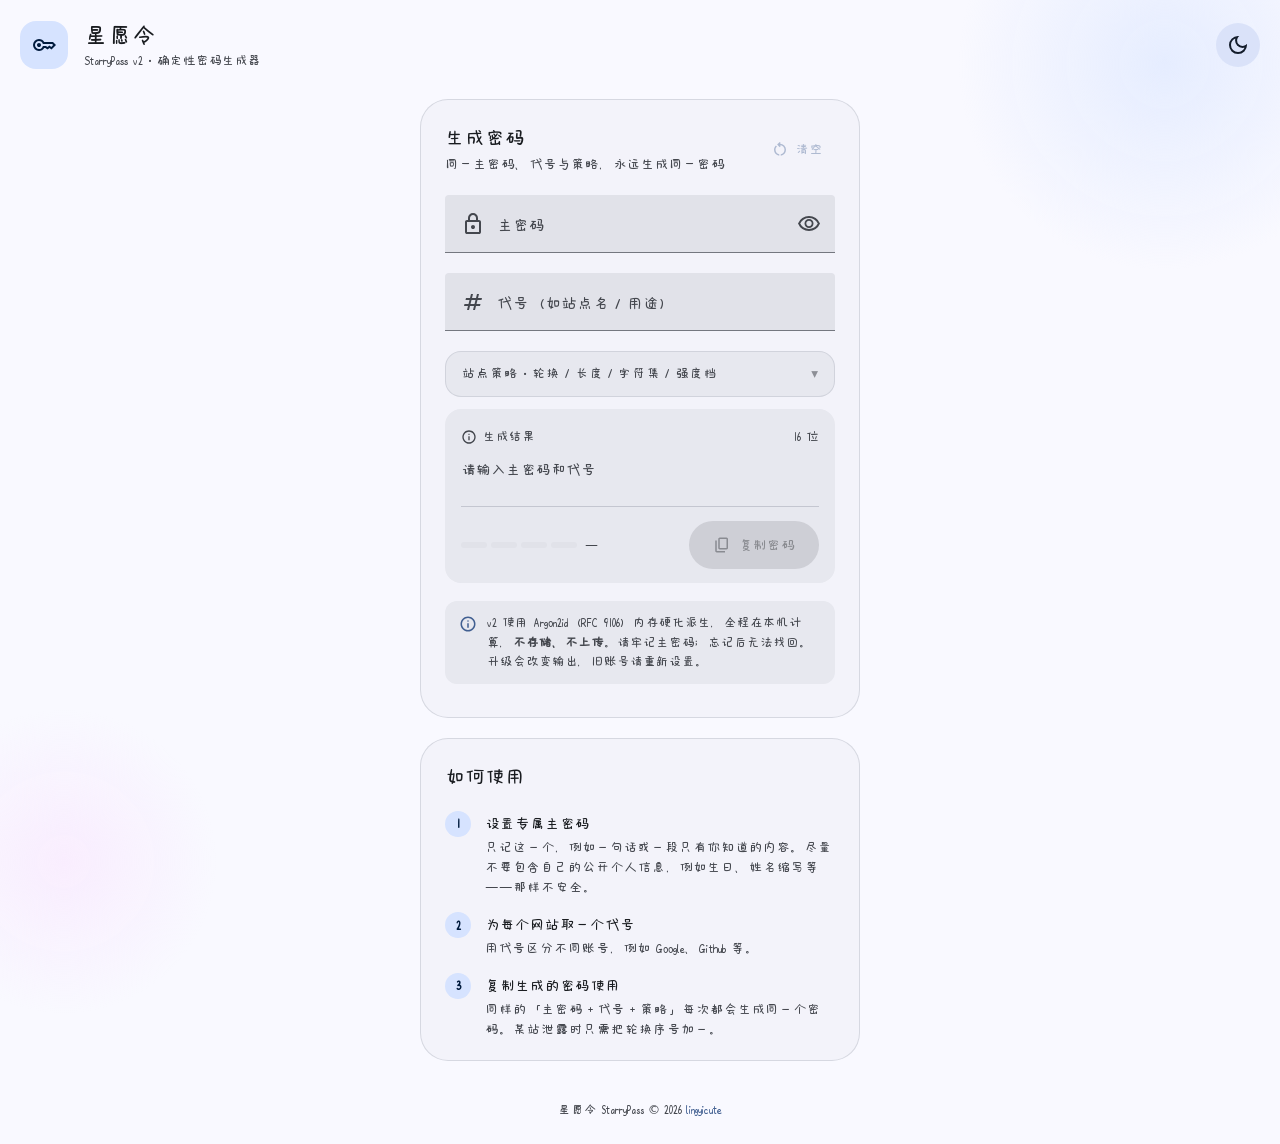
<file: index.html>
<!DOCTYPE html>
<html lang="zh-CN" data-theme="light">
<head>
    <meta charset="utf-8">
    <meta name="viewport" content="width=device-width, initial-scale=1, viewport-fit=cover">
    <title>星愿令 StarryPass · 确定性密码生成器</title>
    <meta name="description" content="简单方便防破解，不一样的密码管理工具">
    <meta name="theme-color" content="#f9f9ff" id="theme-color-meta">
    <!-- 限制资源来源与网络连接；CSP 不能防御同源恶意脚本或页面本身被篡改。 -->
    <meta http-equiv="Content-Security-Policy" content="default-src 'none'; script-src 'self' 'unsafe-inline' 'wasm-unsafe-eval'; style-src 'unsafe-inline'; img-src 'self' data:; font-src data:; manifest-src 'self'; worker-src 'self'; connect-src 'none'; object-src 'none'; base-uri 'none'; form-action 'none'">
    <meta name="referrer" content="no-referrer">
    <link rel="manifest" href="./manifest.webmanifest">
    <meta name="apple-mobile-web-app-capable" content="yes">
    <meta name="mobile-web-app-capable" content="yes">
    <meta name="apple-mobile-web-app-status-bar-style" content="black-translucent">
    <meta name="apple-mobile-web-app-title" content="StarryPass">
    <link rel="shortcut icon" href="./favicon.ico" sizes="32x32" type="image/x-icon">
    <link rel="apple-touch-icon" sizes="180x180" href="./assets/img/icons/apple.png">
    <link rel="icon" href="./assets/img/icons/192.png" sizes="192x192" type="image/png" />
    <link rel="icon" href="./assets/img/icons/512.png" sizes="512x512" type="image/png" />
    <script>
        /* 首帧前应用主题，避免深色用户先看到浅色页面再闪成深色；与下方 initTheme 规则一致。 */
        (function () {
            var theme = null;
            try { theme = localStorage.getItem('sp-theme'); } catch (e) {}
            if (theme !== 'dark' && theme !== 'light') {
                theme = window.matchMedia && window.matchMedia('(prefers-color-scheme: dark)').matches ? 'dark' : 'light';
            }
            document.documentElement.setAttribute('data-theme', theme);
            var meta = document.getElementById('theme-color-meta');
            if (meta) meta.setAttribute('content', theme === 'dark' ? '#111318' : '#f9f9ff');
        })();
    </script>
    <style>
        /* ============================================================
           Material You (Material 3) design tokens — light theme
           ============================================================ */
        :root {
            color-scheme: light;

            --md-sys-color-primary: #415f91;
            --md-sys-color-on-primary: #ffffff;
            --md-sys-color-primary-container: #d6e3ff;
            --md-sys-color-on-primary-container: #001b3e;

            --md-sys-color-secondary: #565f71;
            --md-sys-color-on-secondary: #ffffff;
            --md-sys-color-secondary-container: #dae2f9;
            --md-sys-color-on-secondary-container: #131c2b;

            --md-sys-color-tertiary: #705575;
            --md-sys-color-on-tertiary: #ffffff;
            --md-sys-color-tertiary-container: #fad8fd;
            --md-sys-color-on-tertiary-container: #2a122e;

            --md-sys-color-error: #ba1a1a;
            --md-sys-color-on-error: #ffffff;
            --md-sys-color-error-container: #ffdad6;
            --md-sys-color-on-error-container: #410002;

            --md-sys-color-background: #f9f9ff;
            --md-sys-color-on-background: #191c20;
            --md-sys-color-surface: #f9f9ff;
            --md-sys-color-on-surface: #191c20;
            --md-sys-color-surface-variant: #e0e2ec;
            --md-sys-color-on-surface-variant: #44474e;
            --md-sys-color-outline: #74777f;
            --md-sys-color-outline-variant: #c4c6d0;

            --md-sys-color-surface-container-lowest: #ffffff;
            --md-sys-color-surface-container-low: #f3f3fa;
            --md-sys-color-surface-container: #ededf4;
            --md-sys-color-surface-container-high: #e7e8ef;
            --md-sys-color-surface-container-highest: #e1e2e9;

            --md-sys-color-inverse-surface: #2e3039;
            --md-sys-color-inverse-on-surface: #f1f0f7;
            --md-sys-color-inverse-primary: #aac7ff;

            --md-sys-color-scrim: rgba(0, 0, 0, .32);

            --md-sys-shape-corner-extra-small: 4px;
            --md-sys-shape-corner-small: 8px;
            --md-sys-shape-corner-medium: 12px;
            --md-sys-shape-corner-large: 16px;
            --md-sys-shape-corner-extra-large: 28px;
            --md-sys-shape-corner-full: 9999px;

            --md-sys-elevation-1: 0 1px 2px rgba(0, 0, 0, .3), 0 1px 3px 1px rgba(0, 0, 0, .15);
            --md-sys-elevation-3: 0 1px 3px rgba(0, 0, 0, .3), 0 4px 8px 3px rgba(0, 0, 0, .15);

            --md-ref-typeface: "Nebulove", "Roboto", "Segoe UI", "Noto Sans SC", "PingFang SC", "Hiragino Sans GB",
                "Microsoft YaHei", system-ui, -apple-system, sans-serif;
            --md-ref-typeface-mono: "JetBrains Mono", "SF Mono", "Cascadia Code", Consolas,
                "Courier New", monospace;

            --blob-1: rgba(214, 227, 255, .55);
            --blob-2: rgba(250, 216, 253, .35);
        }

        /* ============================================================
           Material You design tokens — dark theme
           ============================================================ */
        :root[data-theme="dark"] {
            color-scheme: dark;

            --md-sys-color-primary: #aac7ff;
            --md-sys-color-on-primary: #0a305f;
            --md-sys-color-primary-container: #284777;
            --md-sys-color-on-primary-container: #d6e3ff;

            --md-sys-color-secondary: #bec6dc;
            --md-sys-color-on-secondary: #283141;
            --md-sys-color-secondary-container: #3e4759;
            --md-sys-color-on-secondary-container: #dae2f9;

            --md-sys-color-tertiary: #ddbce0;
            --md-sys-color-on-tertiary: #402745;
            --md-sys-color-tertiary-container: #583d5d;
            --md-sys-color-on-tertiary-container: #fad8fd;

            --md-sys-color-error: #ffb4ab;
            --md-sys-color-on-error: #690005;
            --md-sys-color-error-container: #93000a;
            --md-sys-color-on-error-container: #ffdad6;

            --md-sys-color-background: #111318;
            --md-sys-color-on-background: #e2e2e9;
            --md-sys-color-surface: #111318;
            --md-sys-color-on-surface: #e2e2e9;
            --md-sys-color-surface-variant: #44474e;
            --md-sys-color-on-surface-variant: #c4c6d0;
            --md-sys-color-outline: #8e9099;
            --md-sys-color-outline-variant: #44474e;

            --md-sys-color-surface-container-lowest: #0c0e13;
            --md-sys-color-surface-container-low: #191c20;
            --md-sys-color-surface-container: #1d2024;
            --md-sys-color-surface-container-high: #282a2f;
            --md-sys-color-surface-container-highest: #33353a;

            --md-sys-color-inverse-surface: #e2e2e9;
            --md-sys-color-inverse-on-surface: #2e3039;
            --md-sys-color-inverse-primary: #415f91;

            --blob-1: rgba(40, 71, 119, .38);
            --blob-2: rgba(88, 61, 93, .30);
        }

        /* ============================================================
           Base
           ============================================================ */
        *, *::before, *::after { box-sizing: border-box; }

        html { -webkit-text-size-adjust: 100%; -webkit-tap-highlight-color: transparent; }

        body {
            margin: 0;
            min-height: 100vh;
            min-height: 100dvh;
            display: flex;
            flex-direction: column;
            font-family: var(--md-ref-typeface);
            font-size: 16px;
            line-height: 1.5;
            color: var(--md-sys-color-on-surface);
            background: var(--md-sys-color-background);
            -webkit-font-smoothing: antialiased;
            overflow-x: hidden;
        }

        /* expressive tonal blobs — radial gradients only (no blur filter, cheap to composite) */
        body::before,
        body::after {
            content: "";
            position: fixed;
            z-index: -1;
            border-radius: 50%;
            pointer-events: none;
        }
        body::before {
            width: 46vmax; height: 46vmax;
            top: -18vmax; right: -14vmax;
            background: radial-gradient(closest-side, var(--blob-1), transparent 70%);
        }
        body::after {
            width: 34vmax; height: 34vmax;
            bottom: -14vmax; left: -12vmax;
            background: radial-gradient(closest-side, var(--blob-2), transparent 70%);
        }

        button {
            font: inherit;
            color: inherit;
            border: none;
            background: none;
            cursor: pointer;
            -webkit-tap-highlight-color: transparent;
            touch-action: manipulation;
            user-select: none;
            -webkit-user-select: none;
        }

        [hidden] { display: none !important; }

        svg { display: block; }

        :focus-visible {
            outline: 3px solid var(--md-sys-color-secondary);
            outline-offset: 2px;
            border-radius: var(--md-sys-shape-corner-small);
        }

        /* ============================================================
           Icons
           ============================================================ */
        .icon {
            width: 24px; height: 24px;
            flex: none;
            fill: currentColor;
        }
        .icon--18 { width: 18px; height: 18px; }

        /* ============================================================
           App bar (non-scrolling header)
           ============================================================ */
        .app-bar {
            width: 100%;
            margin: 0 auto;
            padding: max(20px, env(safe-area-inset-top)) 20px 8px;
            display: flex;
            align-items: center;
            gap: 16px;
        }
        .app-bar__logo {
            width: 48px; height: 48px;
            flex: none;
            border-radius: 16px;
            display: grid;
            place-items: center;
            color: var(--md-sys-color-on-primary-container);
            background: var(--md-sys-color-primary-container);
        }
        .app-bar__texts { min-width: 0; }
        .app-bar__title {
            margin: 0;
            font-size: 24px;
            font-weight: 500;
            letter-spacing: .15px;
            line-height: 1.3;
        }
        .app-bar__subtitle {
            margin: 0;
            font-size: 13px;
            font-weight: 400;
            color: var(--md-sys-color-on-surface-variant);
        }
        .app-bar__spacer { flex: 1; }

        /* ============================================================
           Icon button (M3)
           ============================================================ */
        .icon-button {
            position: relative;
            width: 44px; height: 44px;
            flex: none;
            border-radius: var(--md-sys-shape-corner-full);
            display: grid;
            place-items: center;
            color: var(--md-sys-color-on-surface-variant);
            overflow: hidden;
            transition: background-color .2s cubic-bezier(.2, 0, 0, 1), color .2s;
        }
        .icon-button:hover { background: color-mix(in srgb, var(--md-sys-color-on-surface) 8%, transparent); }
        .icon-button:active { background: color-mix(in srgb, var(--md-sys-color-on-surface) 12%, transparent); }
        .icon-button--filled-tonal {
            background: var(--md-sys-color-secondary-container);
            color: var(--md-sys-color-on-secondary-container);
        }
        .icon-button--filled-tonal:hover { background: color-mix(in srgb, var(--md-sys-color-secondary-container) 92%, var(--md-sys-color-on-secondary-container) 8%); }
        .icon-button--filled-tonal:active { background: color-mix(in srgb, var(--md-sys-color-secondary-container) 84%, var(--md-sys-color-on-secondary-container) 16%); }
        .icon-button[disabled] { opacity: .38; pointer-events: none; }

        /* ============================================================
           Main layout
           ============================================================ */
        .content {
            width: 100%;
            max-width: 480px;
            margin: 12px auto 0;
            padding: 8px 20px 32px;
            display: flex;
            flex-direction: column;
            gap: 20px;
            flex: 1;
        }

        /* ============================================================
           Card (M3 surface low)
           ============================================================ */
        .card {
            background: var(--md-sys-color-surface-container-low);
            border-radius: var(--md-sys-shape-corner-extra-large);
            padding: 24px 24px 20px;
            border: 1px solid color-mix(in srgb, var(--md-sys-color-outline-variant) 60%, transparent);
        }
        .card__header {
            display: flex;
            align-items: center;
            gap: 12px;
            margin-bottom: 20px;
        }
        .card__title {
            margin: 0;
            font-size: 20px;
            font-weight: 500;
            line-height: 1.4;
        }
        .card__subtitle {
            margin: 2px 0 0;
            font-size: 14px;
            color: var(--md-sys-color-on-surface-variant);
        }
        .card__spacer { flex: 1; }

        /* ============================================================
           Filled text field (M3)
           ============================================================ */
        .field {
            position: relative;
            margin-bottom: 20px;
            display: block;
        }
        .field__input {
            width: 100%;
            height: 58px;
            padding: 26px 52px 8px 52px;
            font: inherit;
            font-size: 16px;
            font-weight: 400;
            color: var(--md-sys-color-on-surface);
            background: var(--md-sys-color-surface-container-highest);
            border: none;
            border-radius: var(--md-sys-shape-corner-extra-small) var(--md-sys-shape-corner-extra-small) 0 0;
            border-bottom: 1px solid var(--md-sys-color-outline);
            outline: none;
            -webkit-appearance: none;
            appearance: none;
            caret-color: var(--md-sys-color-primary);
            transition: background-color .2s cubic-bezier(.2, 0, 0, 1), border-color .2s;
        }
        .field__input::placeholder { color: transparent; }
        .field:hover .field__input {
            background: color-mix(in srgb, var(--md-sys-color-surface-container-highest) 92%, var(--md-sys-color-on-surface) 8%);
        }
        .field:focus-within .field__input { border-bottom: 2px solid var(--md-sys-color-primary); padding-bottom: 7px; }
        .field__label {
            position: absolute;
            left: 52px;
            top: 19px;
            font-size: 16px;
            color: var(--md-sys-color-on-surface-variant);
            pointer-events: none;
            transition: top .15s cubic-bezier(.2, 0, 0, 1),
                        font-size .15s cubic-bezier(.2, 0, 0, 1),
                        color .15s cubic-bezier(.2, 0, 0, 1);
        }
        .field__input:focus ~ .field__label,
        .field__input:not(:placeholder-shown) ~ .field__label {
            top: 8px;
            font-size: 12px;
            font-weight: 500;
            letter-spacing: .4px;
            color: var(--md-sys-color-on-surface-variant);
        }
        .field:focus-within .field__label { color: var(--md-sys-color-primary); }
        .field__icon {
            position: absolute;
            left: 16px;
            top: 17px;
            color: var(--md-sys-color-on-surface-variant);
            pointer-events: none;
        }
        .field:focus-within .field__icon { color: var(--md-sys-color-primary); }
        .field__action {
            position: absolute;
            right: 4px;
            top: 7px;
            width: 44px; height: 44px;
        }

        /* ============================================================
           Result surface
           ============================================================ */
        .result {
            background: var(--md-sys-color-surface-container-high);
            border-radius: var(--md-sys-shape-corner-large);
            padding: 18px 16px 14px;
            margin-top: 4px;
        }
        .result__heading {
            display: flex;
            align-items: center;
            justify-content: space-between;
            gap: 12px;
            margin-bottom: 12px;
        }
        .result__caption {
            font-size: 13px;
            color: var(--md-sys-color-on-surface-variant);
            display: flex;
            align-items: center;
            gap: 6px;
        }
        .result__caption .icon { width: 16px; height: 16px; }

        .password {
            min-height: 34px;
            font-family: var(--md-ref-typeface-mono);
            font-size: 20px;
            font-weight: 500;
            letter-spacing: 1px;
            line-height: 1.6;
            word-break: break-all;
            user-select: all;
            -webkit-user-select: all;
            color: var(--md-sys-color-on-surface);
        }
        .password--empty {
            font-family: var(--md-ref-typeface);
            font-size: 15px;
            font-weight: 400;
            letter-spacing: 0;
            color: var(--md-sys-color-on-surface-variant);
        }

        .result__actions {
            display: flex;
            align-items: center;
            justify-content: space-between;
            flex-wrap: wrap;
            gap: 12px;
            margin-top: 14px;
            padding-top: 14px;
            border-top: 1px solid var(--md-sys-color-outline-variant);
        }

        /* strength meter */
        .strength {
            display: flex;
            align-items: center;
            gap: 8px;
            /* too narrow: wrap the copy button onto its own row instead of squeezing the label into a column */
            flex: 1 1 200px;
        }
        .strength__bars { display: flex; gap: 4px; flex: none; }
        .strength__bar {
            width: clamp(18px, 8vw, 26px);
            height: 6px;
            border-radius: 3px;
            background: var(--md-sys-color-surface-container-highest);
            transition: background-color .3s;
        }
        .strength__label {
            font-size: 13px;
            font-weight: 500;
            color: var(--md-sys-color-on-surface-variant);
            transition: color .3s;
        }
        .strength[data-level="3"] .strength__bar:nth-child(-n+3) { background: var(--md-sys-color-primary); }
        .strength[data-level="3"] .strength__label { color: var(--md-sys-color-primary); }
        .strength[data-level="2"] .strength__bar:nth-child(-n+2) { background: var(--md-sys-color-tertiary); }
        .strength[data-level="2"] .strength__label { color: var(--md-sys-color-tertiary); }
        .strength[data-level="1"] .strength__bar:nth-child(-n+1) { background: var(--md-sys-color-error); }
        .strength[data-level="1"] .strength__label { color: var(--md-sys-color-error); }
        .strength[data-level="0"] .strength__label { color: var(--md-sys-color-on-surface-variant); }

        /* ============================================================
           Filled button (M3)
           ============================================================ */
        .filled-button {
            position: relative;
            display: inline-flex;
            align-items: center;
            justify-content: center;
            gap: 8px;
            height: 48px;
            padding: 0 24px;
            border-radius: var(--md-sys-shape-corner-full);
            font-size: 14px;
            font-weight: 500;
            letter-spacing: .1px;
            white-space: nowrap;
            flex: none;
            color: var(--md-sys-color-on-primary);
            background: var(--md-sys-color-primary);
            overflow: hidden;
            transition: background-color .2s cubic-bezier(.2, 0, 0, 1), box-shadow .2s, transform .1s;
        }
        .filled-button:hover {
            background: color-mix(in srgb, var(--md-sys-color-primary) 92%, var(--md-sys-color-on-primary) 8%);
            box-shadow: var(--md-sys-elevation-1);
        }
        .filled-button:active { background: color-mix(in srgb, var(--md-sys-color-primary) 84%, var(--md-sys-color-on-primary) 16%); }
        .filled-button[disabled] {
            background: color-mix(in srgb, var(--md-sys-color-on-surface) 12%, transparent);
            color: color-mix(in srgb, var(--md-sys-color-on-surface) 38%, transparent);
            box-shadow: none;
            pointer-events: none;
        }
        /* without color-mix() both declarations above are dropped and the button would keep its enabled primary look */
        @supports not (color: color-mix(in srgb, red, blue)) {
            .filled-button[disabled] { opacity: .38; }
        }
        .filled-button.is-copied {
            background: var(--md-sys-color-primary-container);
            color: var(--md-sys-color-on-primary-container);
        }
        .result__actions .filled-button { margin-left: auto; }

        /* ============================================================
           Text button (M3)
           ============================================================ */
        .text-button {
            position: relative;
            display: inline-flex;
            align-items: center;
            gap: 6px;
            height: 40px;
            padding: 0 12px;
            border-radius: var(--md-sys-shape-corner-full);
            font-size: 14px;
            font-weight: 500;
            letter-spacing: .1px;
            white-space: nowrap;
            flex: none;
            color: var(--md-sys-color-primary);
            overflow: hidden;
            transition: background-color .2s;
        }
        .text-button:hover { background: color-mix(in srgb, var(--md-sys-color-primary) 8%, transparent); }
        .text-button:active { background: color-mix(in srgb, var(--md-sys-color-primary) 12%, transparent); }
        .text-button[disabled] { opacity: .38; pointer-events: none; }

        /* ============================================================
           Info card
           ============================================================ */
        .steps {
            display: flex;
            flex-direction: column;
            gap: 14px;
            margin: 0;
            padding: 0;
            list-style: none;
        }
        .step {
            display: flex;
            gap: 14px;
            align-items: flex-start;
        }
        .step__num {
            width: 26px; height: 26px;
            flex: none;
            display: grid;
            place-items: center;
            border-radius: 50%;
            background: var(--md-sys-color-primary-container);
            color: var(--md-sys-color-on-primary-container);
            font-size: 13px;
            font-weight: 600;
        }
        .step__body { min-width: 0; }
        .step__title { font-size: 15px; font-weight: 500; margin: 2px 0 0; }
        .step__desc { margin: 2px 0 0; font-size: 13.5px; color: var(--md-sys-color-on-surface-variant); }

        .notice {
            display: flex;
            gap: 10px;
            align-items: flex-start;
            margin-top: 18px;
            padding: 12px 14px;
            border-radius: var(--md-sys-shape-corner-medium);
            background: var(--md-sys-color-surface-container-high);
            font-size: 13px;
            color: var(--md-sys-color-on-surface-variant);
        }
        .notice .icon { width: 18px; height: 18px; margin-top: 2px; color: var(--md-sys-color-primary); }

        /* ============================================================
           Footer
           ============================================================ */
        .footer {
            padding: 8px 20px calc(24px + env(safe-area-inset-bottom));
            text-align: center;
            font-size: 12.5px;
            color: var(--md-sys-color-on-surface-variant);
        }
        .footer a { color: var(--md-sys-color-primary); text-decoration: none; }
        .footer a:hover { text-decoration: underline; }

        /* ============================================================
           Snackbar
           ============================================================ */
        .snackbar {
            position: fixed;
            left: 50%;
            bottom: calc(20px + env(safe-area-inset-bottom));
            transform: translate(-50%, 150%);
            display: flex;
            align-items: center;
            gap: 10px;
            width: max-content;  /* left: 50% would cap the shrink-to-fit width at half the viewport */
            max-width: calc(100vw - 40px);
            padding: 12px 18px;
            border-radius: var(--md-sys-shape-corner-small);
            background: var(--md-sys-color-inverse-surface);
            color: var(--md-sys-color-inverse-on-surface);
            font-size: 14px;
            box-shadow: var(--md-sys-elevation-3);
            z-index: 20;
            opacity: 0;
            visibility: hidden;
            pointer-events: none;
            transition: transform .3s cubic-bezier(.2, 0, 0, 1), opacity .3s, visibility 0s linear .3s;
        }
        .snackbar.is-visible {
            transform: translate(-50%, 0);
            opacity: 1;
            visibility: visible;
            transition: transform .3s cubic-bezier(.2, 0, 0, 1), opacity .3s, visibility 0s;
        }
        .snackbar .icon { width: 18px; height: 18px; color: var(--md-sys-color-inverse-primary); }

        /* ============================================================
           Ripple
           ============================================================ */
        .ripple-wave {
            position: absolute;
            border-radius: 50%;
            background: currentColor;
            opacity: .14;
            transform: scale(0);
            animation: ripple .45s cubic-bezier(.2, 0, 0, 1) forwards;
            pointer-events: none;
        }
        @keyframes ripple { to { transform: scale(1); opacity: 0; } }

        @media (prefers-reduced-motion: reduce) {
            *, *::before, *::after {
                animation-duration: .01ms !important;
                animation-iteration-count: 1 !important;
                transition-duration: .01ms !important;
            }
        }

        /* below-the-fold card: skip rendering/painting until scrolled into view */
        .card--info {
            content-visibility: auto;
            contain-intrinsic-size: auto 400px;
        }


        .strength[data-level="4"] .strength__bar { background: var(--md-sys-color-primary); }
        .strength[data-level="4"] .strength__label { color: var(--md-sys-color-primary); font-weight: 600; }

        .policy {
            margin: 4px 0 12px;
            border-radius: var(--md-sys-shape-corner-large);
            background: var(--md-sys-color-surface-container-high);
            border: 1px solid color-mix(in srgb, var(--md-sys-color-outline-variant) 60%, transparent);
        }
        .policy > summary {
            list-style: none;
            cursor: pointer;
            padding: 12px 16px;
            font-size: 13.5px;
            font-weight: 500;
            color: var(--md-sys-color-on-surface-variant);
            display: flex;
            align-items: center;
            justify-content: space-between;
            gap: 8px;
        }
        .policy > summary::-webkit-details-marker { display: none; }
        .policy > summary::after { content: "▾"; opacity: .55; }
        .policy[open] > summary::after { content: "▴"; }
        .policy__body { padding: 0 16px 16px; display: flex; flex-direction: column; gap: 14px; }
        .policy__label { font-size: 12px; font-weight: 500; letter-spacing: .4px; color: var(--md-sys-color-on-surface-variant); margin-bottom: 6px; }
        .chips { display: flex; flex-wrap: wrap; gap: 8px; }
        .chip {
            height: 32px; padding: 0 12px; border-radius: var(--md-sys-shape-corner-full);
            font-size: 13px; font-weight: 500;
            background: var(--md-sys-color-surface-container-highest);
            color: var(--md-sys-color-on-surface-variant);
        }
        .chip:disabled { opacity: .38; pointer-events: none; }
        .chip[aria-pressed="true"] {
            background: var(--md-sys-color-secondary-container);
            color: var(--md-sys-color-on-secondary-container);
        }
        .counter-row { display: flex; align-items: center; gap: 8px; }
        .counter-row input {
            width: 72px; height: 36px; text-align: center; font: inherit;
            border: none; border-radius: 8px;
            background: var(--md-sys-color-surface-container-highest);
            color: var(--md-sys-color-on-surface);
        }
        .derive-bar {
            height: 3px; margin: 8px 0 0; border-radius: 2px; overflow: hidden;
            background: transparent;
        }
        .derive-bar.is-busy {
            background: color-mix(in srgb, var(--md-sys-color-primary) 18%, transparent);
        }
        .derive-bar.is-busy::after {
            content: ""; display: block; height: 100%; width: 40%;
            background: var(--md-sys-color-primary);
            animation: derive-slide 1s cubic-bezier(.2,0,0,1) infinite;
        }
        @keyframes derive-slide { from { transform: translateX(-120%); } to { transform: translateX(280%); } }

        /* ============================================================
           Small screens
           ============================================================ */
        @media (max-width: 400px) {
            .card { padding: 20px 16px 16px; }
            .content { padding-left: 12px; padding-right: 12px; }
            .password { font-size: 18px; }
        }
    </style>
    <style>
        @font-face{
            font-family:"Nebulove";
            src:url("[data-uri]") format("woff2");
            font-display:swap;
        }
    </style>
</head>
<body>
    <noscript>
        <p class="noscript-notice" style="margin:16px;padding:12px 16px;border-radius:12px;background:var(--md-sys-color-error-container);color:var(--md-sys-color-error);font-weight:500">星愿令需要启用 JavaScript 才能在本机派生密码；不会向任何服务器发送数据。</p>
    </noscript>

    <header class="app-bar">
        <div class="app-bar__logo" aria-hidden="true">
            <svg class="icon" viewBox="0 -960 960 960"><path d="M280-400q-33 0-56.5-23.5T200-480q0-33 23.5-56.5T280-560q33 0 56.5 23.5T360-480q0 33-23.5 56.5T280-400Zm0 160q-100 0-170-70T40-480q0-100 70-170t170-70q67 0 121.5 33t86.5 87h352l120 120-180 180-80-60-80 60-85-60h-47q-32 54-86.5 87T280-240Zm0-80q56 0 98.5-34t56.5-86h125l58 41 82-61 71 55 75-75-40-40H435q-14-52-56.5-86T280-640q-66 0-113 47t-47 113q0 66 47 113t113 47Z"/></svg>
        </div>
        <div class="app-bar__texts">
            <h1 class="app-bar__title">星愿令</h1>
            <p class="app-bar__subtitle">StarryPass v2 · 确定性密码生成器</p>
        </div>
        <div class="app-bar__spacer"></div>
        <button id="theme-toggle" class="icon-button icon-button--filled-tonal ripple" type="button"
                aria-label="切换深色 / 浅色主题" title="切换主题">
            <svg id="theme-icon" class="icon" viewBox="0 -960 960 960"><path id="theme-icon-path" d="M480-120q-150 0-255-105T120-480q0-150 105-255t255-105q14 0 27.5 1t26.5 3q-41 29-65.5 75.5T444-660q0 90 63 153t153 63q55 0 101-24.5t75-65.5q2 13 3 26.5t1 27.5q0 150-105 255T480-120Zm0-80q88 0 158-48.5T740-375q-20 5-40 8t-40 3q-123 0-209.5-86.5T364-660q0-20 3-40t8-40q-78 32-126.5 102T200-480q0 116 82 198t198 82Zm-10-270Z"/></svg>
        </button>
    </header>

    <main class="content">

        <!-- main generator card -->
        <section class="card" aria-labelledby="gen-title">
            <div class="card__header">
                <div>
                    <h2 class="card__title" id="gen-title">生成密码</h2>
                    <p class="card__subtitle">同一主密码、代号与策略，永远生成同一密码</p>
                </div>
                <div class="card__spacer"></div>
                <button id="reset-btn" class="text-button ripple" type="button" disabled>
                    <svg class="icon icon--18" viewBox="0 -960 960 960"><path d="M440-122q-121-15-200.5-105.5T160-440q0-66 26-126.5T260-672l57 57q-38 34-57.5 79T240-440q0 88 56 155.5T440-202v80Zm80 0v-80q87-16 143.5-83T720-440q0-100-70-170t-170-70h-3l44 44-56 56-140-140 140-140 56 56-44 44h3q134 0 227 93t93 227q0 121-79.5 211.5T520-122Z"/></svg>
                    清空
                </button>
            </div>

            <div class="field">
                <input class="field__input" id="master-input" type="password" autocomplete="off"
                       spellcheck="false" autocapitalize="off" autocorrect="off" placeholder=" " inputmode="text">
                <svg class="field__icon icon" viewBox="0 -960 960 960" aria-hidden="true"><path d="M240-80q-33 0-56.5-23.5T160-160v-400q0-33 23.5-56.5T240-640h40v-80q0-83 58.5-141.5T480-920q83 0 141.5 58.5T680-720v80h40q33 0 56.5 23.5T800-560v400q0 33-23.5 56.5T720-80H240Zm0-80h480v-400H240v400Zm240-120q33 0 56.5-23.5T560-360q0-33-23.5-56.5T480-440q-33 0-56.5 23.5T400-360q0 33 23.5 56.5T480-280ZM360-640h240v-80q0-50-35-85t-85-35q-50 0-85 35t-35 85v80ZM240-160v-400 400Z"/></svg>
                <label class="field__label" for="master-input">主密码</label>
                <button id="visibility-btn" class="icon-button field__action ripple" type="button"
                        aria-label="显示主密码" aria-pressed="false" title="显示 / 隐藏">
                    <svg class="icon" viewBox="0 -960 960 960"><path d="M480-320q75 0 127.5-52.5T660-500q0-75-52.5-127.5T480-680q-75 0-127.5 52.5T300-500q0 75 52.5 127.5T480-320Zm0-72q-45 0-76.5-31.5T372-500q0-45 31.5-76.5T480-608q45 0 76.5 31.5T588-500q0 45-31.5 76.5T480-392Zm0 192q-146 0-266-81.5T40-500q54-137 174-218.5T480-800q146 0 266 81.5T920-500q-54 137-174 218.5T480-200Zm0-300Zm0 220q113 0 207.5-59.5T832-500q-50-101-144.5-160.5T480-720q-113 0-207.5 59.5T128-500q50 101 144.5 160.5T480-280Z"/></svg>
                </button>
            </div>

            <div class="field">
                <input class="field__input" id="code-input" type="text" autocomplete="off"
                       spellcheck="false" autocapitalize="off" autocorrect="off" placeholder=" " inputmode="text">
                <svg class="field__icon icon" viewBox="0 -960 960 960" aria-hidden="true"><path d="m240-160 40-160H120l20-80h160l40-160H180l20-80h160l40-160h80l-40 160h160l40-160h80l-40 160h160l-20 80H660l-40 160h160l-20 80H600l-40 160h-80l40-160H360l-40 160h-80Zm140-240h160l40-160H420l-40 160Z"/></svg>
                <label class="field__label" for="code-input">代号（如站点名 / 用途）</label>
                <button id="clear-code-btn" class="icon-button field__action ripple" type="button"
                        aria-label="清空代号" title="清空" disabled hidden>
                    <svg class="icon" viewBox="0 -960 960 960"><path d="m256-200-56-56 224-224-224-224 56-56 224 224 224-224 56 56-224 224 224 224-56 56-224-224-224 224Z"/></svg>
                </button>
            </div>


            <details class="policy" id="policy">
                <summary>站点策略 · 轮换 / 长度 / 字符集 / 强度档</summary>
                <div class="policy__body">
                    <div>
                        <div class="policy__label">长度</div>
                        <div class="chips" id="len-chips" role="group" aria-label="密码长度">
                            <button type="button" class="chip" data-len="16" aria-pressed="true">16</button>
                            <button type="button" class="chip" data-len="20" aria-pressed="false">20</button>
                            <button type="button" class="chip" data-len="24" aria-pressed="false">24</button>
                        </div>
                    </div>
                    <div>
                        <div class="policy__label">字符集</div>
                        <div class="chips" id="mode-chips" role="group" aria-label="字符集">
                            <button type="button" class="chip" data-mode="full" aria-pressed="true">含符号</button>
                            <button type="button" class="chip" data-mode="alnum" aria-pressed="false">字母数字</button>
                            <button type="button" class="chip" data-mode="pin" aria-pressed="false">PIN</button>
                        </div>
                    </div>
                    <div>
                        <div class="policy__label">轮换序号（单站泄露时递增即可换密）</div>
                        <div class="counter-row">
                            <button type="button" class="icon-button" id="ctr-dec" aria-label="序号减一">−</button>
                            <input id="counter-input" type="number" min="1" max="9999" value="1" inputmode="numeric" autocomplete="off" aria-label="轮换序号">
                            <button type="button" class="icon-button" id="ctr-inc" aria-label="序号加一">+</button>
                        </div>
                    </div>
                    <div>
                        <div class="policy__label">抗破解档位</div>
                        <div class="chips" id="tier-chips" role="group" aria-label="强度档">
                            <button type="button" class="chip" data-tier="standard" aria-pressed="true">标准 · 64 MiB</button>
                            <button type="button" class="chip" data-tier="paranoid" aria-pressed="false">极高 · 256 MiB</button>
                        </div>
                    </div>
                </div>
            </details>

            <div class="result">
                <div class="result__heading">
                    <span class="result__caption">
                        <svg class="icon" viewBox="0 -960 960 960" aria-hidden="true"><path d="M440-280h80v-240h-80v240Zm40-320q17 0 28.5-11.5T520-640q0-17-11.5-28.5T480-680q-17 0-28.5 11.5T440-640q0 17 11.5 28.5T480-600Zm0 520q-83 0-156-31.5T197-197q-54-54-85.5-127T80-480q0-83 31.5-156T197-763q54-54 127-85.5T480-880q83 0 156 31.5T763-763q54 54 85.5 127T880-480q0 83-31.5 156T763-197q-54 54-127 85.5T480-80Zm0-80q134 0 227-93t93-227q0-134-93-227t-227-93q-134 0-227 93t-93 227q0 134 93 227t227 93Zm0-320Z"/></svg>
                        生成结果
                    </span>
                    <span id="pwd-length" class="result__caption">16 位</span>
                </div>

                <div id="password-output" class="password password--empty" aria-live="off">
                    请输入主密码和代号
                </div>
                <div class="derive-bar" id="derive-bar" hidden></div>

                <div class="result__actions">
                    <div class="strength" id="strength" data-level="0" role="group" aria-label="密码强度">
                        <div class="strength__bars" aria-hidden="true">
                            <span class="strength__bar"></span>
                            <span class="strength__bar"></span>
                            <span class="strength__bar"></span>
                            <span class="strength__bar"></span>
                        </div>
                        <span class="strength__label" id="strength-label">—</span>
                    </div>
                    <button id="copy-btn" class="filled-button ripple" type="button" disabled>
                        <svg class="icon icon--18" viewBox="0 -960 960 960" aria-hidden="true"><path d="M360-240q-33 0-56.5-23.5T280-320v-480q0-33 23.5-56.5T360-880h360q33 0 56.5 23.5T800-800v480q0 33-23.5 56.5T720-240H360Zm0-80h360v-480H360v480ZM200-80q-33 0-56.5-23.5T120-160v-560h80v560h440v80H200Zm160-240v-480 480Z"/></svg>
                        <span id="copy-label">复制密码</span>
                    </button>
                </div>
            </div>

            <p class="notice">
                <svg class="icon" viewBox="0 -960 960 960" aria-hidden="true"><path d="M440-280h80v-240h-80v240Zm40-320q17 0 28.5-11.5T520-640q0-17-11.5-28.5T480-680q-17 0-28.5 11.5T440-640q0 17 11.5 28.5T480-600Zm0 520q-83 0-156-31.5T197-197q-54-54-85.5-127T80-480q0-83 31.5-156T197-763q54-54 127-85.5T480-880q83 0 156 31.5T763-763q54 54 85.5 127T880-480q0 83-31.5 156T763-197q-54 54-127 85.5T480-80Zm0-80q134 0 227-93t93-227q0-134-93-227t-227-93q-134 0-227 93t-93 227q0 134 93 227t227 93Zm0-320Z"/></svg>
                <span>v2 使用 Argon2id（RFC 9106）内存硬化派生，全程在本机计算，<b>不存储、不上传</b>。请牢记主密码；忘记后无法找回。升级会改变输出，旧账号请重新设置。</span>
            </p>
        </section>

        <!-- how it works -->
        <section class="card card--info" aria-labelledby="how-title">
            <div class="card__header">
                <div>
                    <h2 class="card__title" id="how-title">如何使用</h2>
                </div>
            </div>
            <ol class="steps">
                <li class="step">
                    <span class="step__num" aria-hidden="true">1</span>
                    <div class="step__body">
                        <p class="step__title">设置专属主密码</p>
                        <p class="step__desc">只记这一个，例如一句话或一段只有你知道的内容。尽量不要包含自己的公开个人信息，例如生日、姓名缩写等——那样不安全。</p>
                    </div>
                </li>
                <li class="step">
                    <span class="step__num" aria-hidden="true">2</span>
                    <div class="step__body">
                        <p class="step__title">为每个网站取一个代号</p>
                        <p class="step__desc">用代号区分不同账号，例如 Google、Github 等。</p>
                    </div>
                </li>
                <li class="step">
                    <span class="step__num" aria-hidden="true">3</span>
                    <div class="step__body">
                        <p class="step__title">复制生成的密码使用</p>
                        <p class="step__desc">同样的「主密码 + 代号 + 策略」每次都会生成同一个密码。某站泄露时只需把轮换序号加一。</p>
                    </div>
                </li>
            </ol>
        </section>
    </main>

    <footer class="footer">
        星愿令 StarryPass © 2026 <a href="https://github.com/lingyicute" rel="noopener">lingyicute</a>
    </footer>

    <div class="snackbar" id="snackbar" role="status" aria-live="polite">
        <svg class="icon" viewBox="0 -960 960 960" aria-hidden="true"><path d="M382-240 154-468l57-57 171 171 367-367 57 57-424 424Z"/></svg>
        <span id="snackbar-text">已复制到剪贴板</span>
    </div>

    <script src="./assets/js/spv2-core.js"></script>
    <script>
        (function () {
            'use strict';

            var WEAK_ROOTS = {
                '123':1,'1234':1,'12345':1,'123456':1,'1234567':1,'12345678':1,
                '123456789':1,'1234567890':1,'12345678910':1,'0123456789':1,
                '1111':1,'111111':1,'1111111':1,'000000':1,'666666':1,'888888':1,
                '7777777':1,'555555':1,'654321':1,'123123':1,'123321':1,'112233':1,
                '121212':1,'102030':1,'987654321':1,'5201314':1,'1314520':1,'7758521':1,
                'password':1,'passwd':1,'passw0rd':1,'p@ssw0rd':1,'p@ssword':1,
                'password1':1,'password123':1,'pass@123':1,'pass123':1,'pass1234':1,
                'admin':1,'administrator':1,'admin123':1,'admin@123':1,'admintelecom':1,
                'root':1,'login':1,'welcome':1,'welcome@123':1,'letmein':1,'secret':1,
                'trustno1':1,'master':1,'access':1,'guest':1,'user':1,'test':1,'test1':1,
                'changeme':1,'default':1,'pass':1,
                'qwerty':1,'qwerty1':1,'qwerty123':1,'qwertyuiop':1,'asdfgh':1,'asdfghjkl':1,
                'zxcvbn':1,'zxcvbnm':1,'1q2w3e':1,'1q2w3e4r':1,'1q2w3e4r5t':1,
                '1qaz2wsx':1,'qazwsx':1,'qazwsxedc':1,'123qwe':1,'qwe123':1,
                'azerty':1,'zaq1zaq1':1,
                'abc123':1,'abcd1234':1,'abcd@1234':1,'aa123456':1,'aa@123456':1,
                'a123456':1,'abc@123':1,'iloveyou':1,'loveme':1,'lovely':1,
                'monkey':1,'dragon':1,'football':1,'baseball':1,'princess':1,
                'sunshine':1,'shadow':1,'superman':1,'batman':1,'starwars':1,
                'hello':1,'flower':1,'charlie':1,'minecraft':1,'google':1,
                'woaini':1,'qq123456':1,'a123456789':1,
                'starrypass':1,'huami':1,'flowerpassword':1
            };
            var KB_ROWS = ['qwertyuiop', 'asdfghjkl', 'zxcvbnm'];
            var MAX_WEAK_ROOT_LEN = 0;
            for (var weakKey in WEAK_ROOTS) {
                if (Object.prototype.hasOwnProperty.call(WEAK_ROOTS, weakKey) && weakKey.length > MAX_WEAK_ROOT_LEN) {
                    MAX_WEAK_ROOT_LEN = weakKey.length;
                }
            }
            var WEAK_SUFFIX_RE = /[0-9!@#$%^&*()_+\-=[\]{};:'"\\|,.<>/?~`]/;

            // Check own keys only: Object.prototype names are not weak roots.
            function isWeakRoot(value) {
                var deLeet = value.replace(/[@4]/g, 'a').replace(/0/g, 'o').replace(/[1!|]/g, 'i')
                    .replace(/3/g, 'e').replace(/[$5]/g, 's').replace(/7/g, 't');
                return Object.prototype.hasOwnProperty.call(WEAK_ROOTS, value) ||
                    Object.prototype.hasOwnProperty.call(WEAK_ROOTS, deLeet);
            }

            function hasWeakRoot(value) {
                // 修饰字符同样常加在词根之前（如 2026!password）：至多跳过 8 个前缀修饰字符，再按原规则判断。
                for (var start = 0; start <= 8 && start < value.length; start++) {
                    if (start > 0 && !WEAK_SUFFIX_RE.test(value.charAt(start - 1))) return false;
                    if (hasWeakRootFrom(start > 0 ? value.slice(start) : value)) return true;
                }
                return false;
            }

            function hasWeakRootFrom(value) {
                var n = value.length;
                if (!n) return false;
                // 一次 KMP 即可 O(1) 查询任意前缀的最短循环节，并按前缀长度去重避免指数级递归。
                var fail = prefixTable(value), seen = Object.create(null), prefixLimit = 0;
                while (prefixLimit < 8 && WEAK_SUFFIX_RE.test(value.charAt(prefixLimit))) prefixLimit++;
                function check(len, folded) {
                    if (seen[len]) return false;
                    seen[len] = 1;
                    // Strip BEFORE de-leeting so suffix digits do not turn into letters.
                    // Try every boundary to preserve digit-ending roots (e.g. abc123!), and
                    // fold pure repetitions (e.g. P@ssw0rd2026!P@ssw0rd2026!).
                    for (var i = 0; len > 0; i++, len--) {
                        // A complete period can carry its own leading decoration.
                        // The outer loop already handles prefixes on the whole input.
                        var lastStart = folded ? Math.min(prefixLimit, len - 1) : 0;
                        for (var start = Math.max(0, len - MAX_WEAK_ROOT_LEN); start <= lastStart; start++) {
                            if (isWeakRoot(value.slice(start, len))) return true;
                        }
                        var p = len - fail[len - 1];
                        if (p > 0 && p * 2 <= len) {
                            if (check(p, true)) return true;
                            // 弱口令自身含循环节（如 zaq1zaq1、000000、121212）时，重复串的最短周期小于词根长度。
                            var maxMult = Math.min(len >>> 1, MAX_WEAK_ROOT_LEN + 8 + prefixLimit);
                            for (var mult = p * 2; mult <= maxMult; mult += p) {
                                if (check(mult, true)) return true;
                            }
                        }
                        if (i >= 8 || !WEAK_SUFFIX_RE.test(value.charAt(len - 1))) return false;
                    }
                    return false;
                }
                return check(n);
            }

            function isKeyboardStep(a, b) {
                var la = a.toLowerCase(), lb = b.toLowerCase(), i, ia, ib;
                if (la === lb) return false;
                for (i = 0; i < KB_ROWS.length; i++) {
                    ia = KB_ROWS[i].indexOf(la); ib = KB_ROWS[i].indexOf(lb);
                    if (ia !== -1 && ib !== -1 && Math.abs(ia - ib) === 1) return true;
                }
                return false;
            }

            // KMP 前缀函数：前缀 s[0..m-1] 的最短循环节为 m - fail[m - 1]。
            function prefixTable(cps) {
                var n = cps.length, fail = new Int32Array(n), k = 0;
                for (var i = 1; i < n; i++) {
                    while (k > 0 && cps[i] !== cps[k]) k = fail[k - 1];
                    if (cps[i] === cps[k]) k++;
                    fail[i] = k;
                }
                return fail;
            }
            function shortestPeriod(cps) {
                var n = cps.length;
                return n ? n - prefixTable(cps)[n - 1] : 0;
            }

            // Longest run from `start` that repeats a unit at least twice, found in a bounded window and
            // then extended. Returned only when collapsing it is clearly cheaper than per-character
            // scoring, where every further character adds at least 0.5 bits.
            var RUN_FAIL = new Int32Array(256);
            function repeatedRun(cps, start, limit) {
                var w = Math.min(limit - start, RUN_FAIL.length), k = 0, best = 0, period = 0, p, hit = false;
                // Cheap necessary condition first: the unit's first and last characters recur one period later.
                for (p = 1; p * 2 <= w && !hit; p++) hit = cps[start + p] === cps[start] && cps[start + 2 * p - 1] === cps[start + p - 1];
                if (!hit) return null;
                for (var j = 1; j < w; j++) {
                    while (k > 0 && cps[start + j] !== cps[start + k]) k = RUN_FAIL[k - 1];
                    if (cps[start + j] === cps[start + k]) k++;
                    RUN_FAIL[j] = k;
                    p = j + 1 - k;
                    if (p * 2 <= j + 1) { best = j + 1; period = p; }
                }
                if (!best) return null;
                while (start + best < limit && cps[start + best] === cps[start + best - period]) best++;
                return Math.log2(best / period) < 0.5 * (best - period) ? { period: period, length: best } : null;
            }

            function estimateCrackResistance(master, code, tier, mode, length) {
                var m = String(master || '').normalize('NFC');
                var c = String(code || '').trim().normalize('NFC');
                if (!m || !c) return { level: 0, label: '—', bits: 0 };
                // 仅为输出空间的理论上界，不是精确熵；字符类别约束会进一步缩小空间。
                var poolSize = mode === 'pin' ? 10 : (mode === 'alnum' ? 62 : 77);
                var len = Number(length);
                var outBits = (Number.isFinite(len) && len > 0 ? len : 0) * Math.log2(poolSize);
                var mLower = m.toLowerCase(), cLower = c.toLowerCase();
                // Count code points before case folding: one astral character or İ (which lowercases to two code points) is still a one-character code.
                if (Array.from(c).length >= 2 && mLower.indexOf(cLower) !== -1)
                    return { level: 1, label: '弱 · 主密码勿含代号', bits: Math.round(Math.min(16, outBits)) };
                var dateRe = /^(19|20)\d{2}(0[1-9]|1[0-2])(0[1-9]|[12]\d|3[01])$/;
                // Only a date prefix can form a repeated date; avoid an extra KMP table for ordinary inputs.
                if (dateRe.test(m) || (m.length >= 16 && dateRe.test(m.slice(0, 8)) && shortestPeriod(m) === 8))
                    return { level: 1, label: '弱 · 勿用纯日期', bits: Math.round(Math.min(15, outBits)) };
                if (hasWeakRoot(mLower))
                    return { level: 1, label: '弱 · 含常见弱口令', bits: Math.round(Math.min(18, outBits)) };

                var cps = Array.from(m);
                var hasLower = false, hasUpper = false, hasDigit = false, hasSym = false, i, ch, cp;
                for (i = 0; i < cps.length; i++) {
                    cp = cps[i].codePointAt(0);
                    if (cp >= 97 && cp <= 122) hasLower = true;
                    else if (cp >= 65 && cp <= 90) hasUpper = true;
                    else if (cp >= 48 && cp <= 57) hasDigit = true;
                    else if (cp >= 32 && cp <= 126) hasSym = true;
                }
                var asciiPool = (hasLower ? 26 : 0) + (hasUpper ? 26 : 0) + (hasDigit ? 10 : 0) + (hasSym ? 33 : 0);
                var asciiBits = asciiPool > 0 ? Math.log2(asciiPool) : 0;
                // 整串由短单元循环而成（aaaa…、abcabc…）时只计一个循环节，再加循环次数的信息量；
                // 否则超长重复串会被逐字符累加成“强”。
                var unitLen = shortestPeriod(cps);
                if (unitLen * 2 > cps.length) unitLen = cps.length;
                // A repeat inside a longer string (abab...abX) is collapsed the same way; nested
                // repeats inside a collapsed period unit are folded too via a boundary stack.
                var n = cps.length, skips = [], repeatBits = 0, limit, run;
                if (unitLen < n) {
                    skips.push({ unitEnd: unitLen, runEnd: n });
                    repeatBits += Math.log2(n / unitLen);
                }
                var bits = 0, seen = Object.create(null), prevCh, prevCp, count, baseBits;
                for (i = 0; i < n; i++) {
                    limit = skips.length ? skips[skips.length - 1].unitEnd : n;
                    while ((run = repeatedRun(cps, i, limit))) {
                        limit = i + run.period;
                        skips.push({ unitEnd: limit, runEnd: i + run.length });
                        repeatBits += Math.log2(run.length / run.period);
                    }
                    ch = cps[i]; cp = ch.codePointAt(0);
                    if (cp >= 32 && cp <= 126) baseBits = asciiBits;
                    else if ((cp >= 0x3400 && cp <= 0x9fff) || (cp >= 0x20000 && cp <= 0x2ebef)) baseBits = 7.5;
                    else baseBits = 6.5;
                    prevCh = i > 0 ? cps[i - 1] : null;
                    prevCp = prevCh ? prevCh.codePointAt(0) : -999;
                    count = seen[ch] || 0;
                    if (prevCh === ch) bits += 0.5;
                    else if (Math.abs(cp - prevCp) === 1 || (prevCh && cp < 128 && prevCp < 128 && isKeyboardStep(prevCh, ch))) bits += 1.2;
                    else if (count === 0) bits += baseBits;
                    else if (count === 1) bits += baseBits * 0.65;
                    else bits += baseBits * 0.35;
                    seen[ch] = count + 1;
                    while (skips.length && i + 1 === skips[skips.length - 1].unitEnd) {
                        i = skips.pop().runEnd - 1;  // skip the repeats of the unit
                    }
                }
                bits += repeatBits;
                if (tier === 'paranoid') bits += 3;
                if (mode === 'pin') {
                    if (bits < 44 || outBits <= 0) return { level: 1, label: '弱 · 主密码过短', bits: Math.round(Math.min(bits, outBits)) };
                    // PIN 的安全性由终端限次决定，等级保持"中"，但比特数如实反映输出空间
                    return { level: 2, label: 'PIN · 依赖终端限次', bits: Math.round(Math.min(bits, outBits)) };
                }
                bits = Math.min(bits, outBits);
                if (bits < 44) return { level: 1, label: '弱 · 建议加长主密码', bits: Math.round(bits) };
                if (bits < 64) return { level: 2, label: '中 · 建议用长句口令', bits: Math.round(bits) };
                if (bits < 86) return { level: 3, label: '强 · 抗集群暴力破解', bits: Math.round(bits) };
                return { level: 4, label: '极强 · 长期防破解', bits: Math.round(bits) };
            }

            var masterInput = document.getElementById('master-input');
            var codeInput = document.getElementById('code-input');
            var output = document.getElementById('password-output');
            var strength = document.getElementById('strength');
            var strengthLabel = document.getElementById('strength-label');
            var pwdLength = document.getElementById('pwd-length');
            var copyBtn = document.getElementById('copy-btn');
            var copyLabel = document.getElementById('copy-label');
            var resetBtn = document.getElementById('reset-btn');
            var clearCodeBtn = document.getElementById('clear-code-btn');
            var visibilityBtn = document.getElementById('visibility-btn');
            var themeToggle = document.getElementById('theme-toggle');
            var themeIconPath = document.getElementById('theme-icon-path');
            var themeColorMeta = document.getElementById('theme-color-meta');
            var snackbar = document.getElementById('snackbar');
            var snackbarText = document.getElementById('snackbar-text');
            var deriveBar = document.getElementById('derive-bar');
            var counterInput = document.getElementById('counter-input');

            var state = { length: 16, mode: 'full', counter: 1, tier: 'standard' };
            var deriveId = 0, debounceTimer = null, hasSession = false;
            var worker = null, localEngine = null, currentPayload = null, renderedPayload = null;
            var pendingPayload = null, busy = false, watchdogTimer = null, workerAllowed = true;

            function ensureLocalEngine() {
                if (!localEngine && typeof spv2CoreFactory === 'function') {
                    localEngine = spv2CoreFactory(null, false);
                }
                return localEngine;
            }

            var ICONS = {
                eye: 'M480-320q75 0 127.5-52.5T660-500q0-75-52.5-127.5T480-680q-75 0-127.5 52.5T300-500q0 75 52.5 127.5T480-320Zm0-72q-45 0-76.5-31.5T372-500q0-45 31.5-76.5T480-608q45 0 76.5 31.5T588-500q0 45-31.5 76.5T480-392Zm0 192q-146 0-266-81.5T40-500q54-137 174-218.5T480-800q146 0 266 81.5T920-500q-54 137-174 218.5T480-200Zm0-300Zm0 220q113 0 207.5-59.5T832-500q-50-101-144.5-160.5T480-720q-113 0-207.5 59.5T128-500q50 101 144.5 160.5T480-280Z',
                eyeOff: 'm644-428-58-58q9-47-27-88t-93-32l-58-58q17-8 34.5-12t37.5-4q75 0 127.5 52.5T660-500q0 20-4 37.5T644-428Zm128 126-58-56q38-29 67.5-63.5T832-500q-50-101-143.5-160.5T480-720q-29 0-57 4t-55 12l-62-62q41-17 84-25.5t90-8.5q151 0 269 83.5T920-500q-23 59-60.5 109.5T772-302Zm20 246L624-222q-35 11-70.5 16.5T480-200q-151 0-269-83.5T40-500q21-53 53-98.5t73-81.5L56-792l56-56 736 736-56 56ZM222-624q-29 26-53 57t-41 67q50 101 143.5 160.5T480-280q20 0 39-2.5t39-5.5l-36-38q-11 3-21 4.5t-21 1.5q-75 0-127.5-52.5T300-500q0-11 1.5-21t4.5-21l-84-82Zm319 93Zm-151 75Z',
                copy: 'M360-240q-33 0-56.5-23.5T280-320v-480q0-33 23.5-56.5T360-880h360q33 0 56.5 23.5T800-800v480q0 33-23.5 56.5T720-240H360Zm0-80h360v-480H360v480ZM200-80q-33 0-56.5-23.5T120-160v-560h80v560h440v80H200Zm160-240v-480 480Z',
                check: 'M382-240 154-468l57-57 171 171 367-367 57 57-424 424Z',
                moon: 'M480-120q-150 0-255-105T120-480q0-150 105-255t255-105q14 0 27.5 1t26.5 3q-41 29-65.5 75.5T444-660q0 90 63 153t153 63q55 0 101-24.5t75-65.5q2 13 3 26.5t1 27.5q0 150-105 255T480-120Zm0-80q88 0 158-48.5T740-375q-20 5-40 8t-40 3q-123 0-209.5-86.5T364-660q0-20 3-40t8-40q-78 32-126.5 102T200-480q0 116 82 198t198 82Zm-10-270Z',
                sun: 'M480-360q50 0 85-35t35-85q0-50-35-85t-85-35q-50 0-85 35t-35 85q0 50 35 85t85 35Zm0 80q-83 0-141.5-58.5T280-480q0-83 58.5-141.5T480-680q83 0 141.5 58.5T680-480q0 83-58.5 141.5T480-280ZM200-440H40v-80h160v80Zm720 0H760v-80h160v80ZM440-760v-160h80v160h-80Zm0 720v-160h80v160h-80ZM256-650l-101-97 57-59 96 100-52 56Zm492 496-97-101 53-55 101 97-57 59Zm-98-550 97-101 59 57-100 96-56-52ZM154-212l101-97 55 53-97 101-59-57Zm326-268Z'
            };

            var snackbarTimer = null;
            function showSnackbar(text) {
                snackbarText.textContent = text;
                snackbar.classList.add('is-visible');
                clearTimeout(snackbarTimer);
                snackbarTimer = setTimeout(function () { snackbar.classList.remove('is-visible'); }, 2200);
            }

            function applyTheme(theme) {
                document.documentElement.setAttribute('data-theme', theme);
                themeIconPath.setAttribute('d', theme === 'dark' ? ICONS.sun : ICONS.moon);
                themeToggle.setAttribute('aria-label', theme === 'dark' ? '切换到浅色主题' : '切换到深色主题');
                themeColorMeta.setAttribute('content', theme === 'dark' ? '#111318' : '#f9f9ff');
            }
            var manualTheme = null;
            function initTheme() {
                try {
                    var saved = localStorage.getItem('sp-theme');
                    if (saved === 'dark' || saved === 'light') manualTheme = saved;
                } catch (e) {}
                var media = window.matchMedia ? window.matchMedia('(prefers-color-scheme: dark)') : null;
                applyTheme(manualTheme || (media && media.matches ? 'dark' : 'light'));
                // 手动选择在当前页面始终有效，即使浏览器禁止读取或写入存储。
                function onSchemeChange(ev) {
                    if (!manualTheme) applyTheme(ev.matches ? 'dark' : 'light');
                }
                // Safari 14 以前的 MediaQueryList 只有 addListener。
                if (media && typeof media.addEventListener === 'function') media.addEventListener('change', onSchemeChange);
                else if (media && typeof media.addListener === 'function') media.addListener(onSchemeChange);
            }
            themeToggle.addEventListener('click', function () {
                manualTheme = document.documentElement.getAttribute('data-theme') === 'dark' ? 'light' : 'dark';
                applyTheme(manualTheme);
                try { localStorage.setItem('sp-theme', manualTheme); } catch (e) {}
            });

            function setMasterVisible(showing) {
                masterInput.type = showing ? 'text' : 'password';
                // A toggle keeps one label; aria-pressed alone announces the state.
                visibilityBtn.setAttribute('aria-pressed', String(showing));
                visibilityBtn.querySelector('svg path').setAttribute('d', showing ? ICONS.eyeOff : ICONS.eye);
            }
            visibilityBtn.addEventListener('click', function () {
                setMasterVisible(masterInput.type !== 'text');
                masterInput.focus();
            });

            function setChipGroup(root, attr, value) {
                root.querySelectorAll('.chip').forEach(function (btn) {
                    btn.setAttribute('aria-pressed', String(btn.getAttribute(attr) === String(value)));
                });
            }
            document.getElementById('len-chips').addEventListener('click', function (e) {
                var btn = e.target.closest('[data-len]'); if (!btn || btn.disabled) return;
                var prevCounter = state.counter;
                clampCounter();
                var next = parseInt(btn.getAttribute('data-len'), 10);
                if (next === state.length) {
                    if (state.counter !== prevCounter) scheduleRefresh();
                    return;
                }
                state.length = next;
                syncLengthChips();
                scheduleRefresh();
            });
            document.getElementById('mode-chips').addEventListener('click', function (e) {
                var btn = e.target.closest('[data-mode]'); if (!btn) return;
                var prevCounter = state.counter;
                clampCounter();
                var next = btn.getAttribute('data-mode');
                if (next === state.mode) {
                    if (state.counter !== prevCounter) scheduleRefresh();
                    return;
                }
                state.mode = next;
                setChipGroup(this, 'data-mode', state.mode);
                syncLengthChips();
                scheduleRefresh();
            });
            document.getElementById('tier-chips').addEventListener('click', function (e) {
                var btn = e.target.closest('[data-tier]'); if (!btn) return;
                var prevCounter = state.counter;
                clampCounter();
                var next = btn.getAttribute('data-tier');
                if (next === state.tier) {
                    if (state.counter !== prevCounter) scheduleRefresh();
                    return;
                }
                state.tier = next;
                setChipGroup(this, 'data-tier', state.tier);
                scheduleRefresh();
            });
            function parseCounter(raw) {
                var s = String(raw === undefined || raw === null ? '' : raw).trim();
                if (!s) return NaN;
                var n = /^[+-]?(?:\d+\.?\d*|\.\d+)(?:e[+-]?\d+)?$/i.test(s) ? Number(s) : parseInt(s, 10);
                return Number.isFinite(n) ? Math.trunc(n) : n;
            }
            function readCounter(parsed) {
                var n = parsed === undefined ? parseCounter(counterInput.value) : parsed;
                return Number.isNaN(n) ? 1 : Math.max(1, Math.min(9999, n));
            }
            function clampCounter() {
                state.counter = readCounter();
                counterInput.value = String(state.counter);
            }
            document.getElementById('ctr-dec').addEventListener('click', function () {
                var prev = state.counter;
                state.counter = Math.max(1, readCounter() - 1);
                counterInput.value = String(state.counter);
                if (state.counter !== prev) scheduleRefresh();
            });
            document.getElementById('ctr-inc').addEventListener('click', function () {
                var prev = state.counter;
                state.counter = Math.min(9999, readCounter() + 1);
                counterInput.value = String(state.counter);
                if (state.counter !== prev) scheduleRefresh();
            });
            counterInput.addEventListener('input', function () {
                var prev = state.counter;
                var raw = parseCounter(counterInput.value);
                state.counter = readCounter(raw);
                // 超出上限的数字只会越敲越大，可以立即回写，避免显示值与实际生效值不一致。
                if (raw > 9999 || raw < 0) counterInput.value = String(state.counter);
                if (state.counter !== prev) scheduleRefresh();
            });
            function commitCounter() {
                var prev = state.counter;
                clampCounter();
                if (state.counter !== prev) scheduleRefresh();
            }
            counterInput.addEventListener('change', commitCounter);
            counterInput.addEventListener('blur', commitCounter);

            function setStrength(est) {
                strength.setAttribute('data-level', String(est.level));
                strengthLabel.textContent = est.label;
            }
            function setBusy(on) {
                deriveBar.hidden = !on;
                deriveBar.classList.toggle('is-busy', on);
            }

            /* PIN 保留原有的 6 位策略；不再覆盖非 PIN 模式所选的长度。 */
            function effectiveLength() {
                return state.mode === 'pin' ? 6 : state.length;
            }
            function syncLengthChips() {
                var pin = state.mode === 'pin';
                // 长度芯片仅适用于 full/alnum；PIN 下禁用且不高亮，避免显示相互矛盾。
                document.querySelectorAll('#len-chips .chip').forEach(function (btn) {
                    btn.disabled = pin;
                    btn.setAttribute('aria-pressed', String(!pin && btn.getAttribute('data-len') === String(state.length)));
                });
                pwdLength.textContent = effectiveLength() + ' 位';
            }

            function showEmpty(placeholder) {
                renderedPayload = null;
                output.textContent = placeholder;
                output.removeAttribute('translate');
                output.classList.add('password--empty');
                copyBtn.disabled = true;
                clearTimeout(copyResetTimer);
                copyBtn.classList.remove('is-copied');
                copyLabel.textContent = '复制密码';
                copyBtn.querySelector('svg path').setAttribute('d', ICONS.copy);
                setStrength({ level: 0, label: '—' });
                setBusy(false);
            }

            function errorText(err) {
                var code = err && err.message ? err.message : 'DERIVE_ERROR';
                if (code === 'EMPTY_INPUT') return '请填写完整的主密码和代号';
                if (code === 'MEMORY_LIMIT') return state.tier === 'paranoid' ? '内存不足，请改用「标准」档' : '内存不足，请关闭其他标签页后重试';
                // 自检失败与输入无关，重试不会改变结果。
                if (typeof code === 'string' && code.indexOf('KAT_') === 0) return '运行环境自检未通过，已拒绝派生';
                return '派生失败，请重试';
            }

            function validPassword(pwd, payload) {
                if (typeof pwd !== 'string' || !pwd.length || pwd.length !== payload.length) return false;
                var pool = payload.mode === 'pin' ? '0123456789'
                    : 'abcdefghijklmnopqrstuvwxyzABCDEFGHIJKLMNOPQRSTUVWXYZ0123456789';
                if (payload.mode === 'full') pool += '!@#$%^&*()-_=+?';
                for (var i = 0; i < pwd.length; i++) {
                    if (pool.indexOf(pwd.charAt(i)) === -1) return false;
                }
                // A transport success must satisfy the core's category policy too.
                if (payload.mode !== 'pin') {
                    if (!/[a-z]/.test(pwd) || !/[A-Z]/.test(pwd) || !/[0-9]/.test(pwd)) return false;
                    if (payload.mode === 'full' && !/[!@#$%^&*()_=+?\-]/.test(pwd)) return false;
                }
                return true;
            }

            function applyPassword(pwd, payload) {
                if (!validPassword(pwd, payload)) {
                    showEmpty(errorText(null));
                    return;
                }
                // 整页翻译会把文本节点发往翻译服务并改写内容：口令不得参与，占位提示仍可翻译。
                output.setAttribute('translate', 'no');
                output.textContent = pwd;
                output.classList.remove('password--empty');
                copyBtn.disabled = false;
                pwdLength.textContent = pwd.length + ' 位';
                // 用"产生这条口令的输入"和"实际输出长度"来评级，避免状态漂移
                setStrength(estimateCrackResistance(payload.master, payload.code, payload.tier, payload.mode, pwd.length));
                renderedPayload = payload;
            }

            function clearWatchdog() {
                clearTimeout(watchdogTimer);
                watchdogTimer = null;
            }

            // 看门狗检测的是“60 秒内没有任何进展”：Worker 的进度心跳会重新计时，
            // 无 JIT 的纯 JS 派生（如 iOS 锁定模式）可以慢，但不会被误判为卡死。
            function armWatchdog(target, payload) {
                clearWatchdog();
                watchdogTimer = setTimeout(function () {
                    if (worker !== target || currentPayload !== payload) return;
                    var next = pendingPayload;
                    pendingPayload = null;
                    stopWorker();  // 先终止卡住的计算，不能把新任务继续排到同一个 Worker 后面。
                    if (isCurrent(next)) dispatch(next);
                    else if (isCurrent(payload)) showEmpty('派生超时，请重试');
                    else if (!recoverSilentEdit(next || payload)) setBusy(!!debounceTimer);
                }, 60000);
            }

            function isCurrent(payload) {
                return payload && payload.id === deriveId
                    && payload.master === masterInput.value && payload.code === codeInput.value
                    && payload.tier === state.tier && payload.mode === state.mode
                    && payload.counter === readCounter() && payload.length === effectiveLength();
            }

            function recoverSilentEdit(payload) {
                // A newer input event already has its own refresh. Otherwise a
                // silent edit must not leave the page stuck on a stale task.
                if (!payload || payload.id !== deriveId || isCurrent(payload)) return false;
                scheduleRefresh();
                return true;
            }

            function stopWorker() {
                var target = worker;
                worker = null;
                currentPayload = null;
                busy = false;
                hasSession = false;
                clearWatchdog();
                if (target) {
                    target.onmessage = target.onerror = target.onmessageerror = null;
                    try { target.terminate(); } catch (err) {}
                }
            }

            function wipeEngines() {
                if (!hasSession) return;
                // An in-flight Worker holds the old input; terminate it instead
                // of waiting for a potentially long KDF to finish. Detach a
                // local task too, then invalidate its asynchronous session.
                if (busy) stopWorker();
                else hasSession = false;
                if (localEngine) localEngine.wipeSession();
                if (worker) {
                    try { worker.postMessage({ type: 'wipe' }); } catch (err) { stopWorker(); }
                }
            }

            /* 单槽合并队列：忙时只保留最新请求；过期回包不得改变当前任务的状态。 */
            function dispatch(payload) {
                if (!isCurrent(payload)) return;
                startWorker();
                busy = true;
                hasSession = true;
                currentPayload = payload;
                setBusy(true);
                if (worker) {
                    var target = worker;
                    try {
                        target.postMessage(payload);
                    } catch (err) {
                        fallbackToLocal();
                        return;
                    }
                    armWatchdog(target, payload);
                    return;
                }
                try {
                    var engine = ensureLocalEngine();
                    if (!engine) throw new Error('ENGINE_UNAVAILABLE');
                    var res = engine.deriveSync(payload);
                    if (isCurrent(payload)) applyPassword(res && res.password, payload);
                } catch (err) {
                    if (isCurrent(payload)) showEmpty(errorText(err));
                }
                finishOne(payload);
            }

            function finishOne(payload) {
                if (currentPayload !== payload) return;
                busy = false;
                currentPayload = null;
                clearWatchdog();
                var next = pendingPayload;
                pendingPayload = null;
                if (isCurrent(next)) { dispatch(next); return; }
                if (recoverSilentEdit(next || payload)) return;
                if (masterInput.value === '' || codeInput.value.trim() === '') wipeEngines();
                setBusy(!!debounceTimer);
            }

            function requestDerive(payload) {
                if (busy) { pendingPayload = payload; setBusy(true); return; }
                dispatch(payload);
            }

            function fallbackToLocal() {
                var latest = pendingPayload || currentPayload;
                var shouldRetry = latest && latest.id === deriveId;
                stopWorker();
                workerAllowed = false;
                pendingPayload = null;
                showSnackbar('兼容模式已启用（派生稍慢）');
                if (shouldRetry) refresh();
                else setBusy(!!debounceTimer);
            }

            function startWorker() {
                if (worker || !workerAllowed) return;
                var target;
                try {
                    target = new Worker('./assets/js/spv2-worker.js');
                } catch (err) {
                    workerAllowed = false;
                    showSnackbar('兼容模式已启用（派生稍慢）');
                    return;
                }
                worker = target;
                target.onmessage = function (ev) {
                    if (worker !== target) return;
                    var data = ev.data || {};
                    if (data.type === 'wiped') return;
                    var payload = currentPayload;
                    if (!payload || data.id !== payload.id) return;
                    if (data.type === 'progress') { armWatchdog(target, payload); return; }
                    try {
                        if (isCurrent(payload)) {
                            if (data.ok === true) applyPassword(data.password, payload);
                            else showEmpty(errorText({ message: data.error }));
                        }
                    } catch (err) {
                        if (isCurrent(payload)) showEmpty(errorText(err));
                    } finally {
                        finishOne(payload);
                    }
                };
                target.onerror = target.onmessageerror = function (ev) {
                    if (ev && typeof ev.preventDefault === 'function') ev.preventDefault();
                    if (worker === target) fallbackToLocal();
                };
            }
            startWorker();

            function invalidateResult(composing) {
                clearTimeout(debounceTimer);
                debounceTimer = null;
                deriveId += 1;  // 输入/策略变化时立即作废，不能等 280 ms 防抖结束。
                pendingPayload = null;
                if (document.activeElement === counterInput) state.counter = readCounter();
                else clampCounter();
                var master = masterInput.value, code = codeInput.value;
                var hasInput = master !== '' && code.trim() !== '';
                if (!hasInput) wipeEngines();
                clearCodeBtn.hidden = code === '';
                clearCodeBtn.disabled = code === '';
                if (code === '') {
                    clearCodeBtn.querySelectorAll('.ripple-wave').forEach(function (w) { w.remove(); });
                }
                resetBtn.disabled = !master && !code;
                pwdLength.textContent = effectiveLength() + ' 位';
                showEmpty(hasInput ? (composing ? '输入中…' : '生成中…') : (master || code ? '请填写完整的主密码和代号' : '请输入主密码和代号'));
                setBusy(hasInput && !composing);
                return hasInput;
            }

            var masterComposing = false, codeComposing = false;
            function refresh() {
                var composing = masterComposing || codeComposing;
                if (!invalidateResult(composing) || composing) return;
                requestDerive({
                    id: deriveId, type: 'derive', master: masterInput.value, code: codeInput.value,
                    tier: state.tier, counter: state.counter, length: effectiveLength(), mode: state.mode,
                    heartbeat: true  // 声明本页能识别进度心跳；旧页面不带此标记，核心就不会向其发送。
                });
            }

            function scheduleRefresh(e) {
                var composing = !!(e && e.isComposing) || masterComposing || codeComposing;
                if (invalidateResult(composing) && !composing) debounceTimer = setTimeout(refresh, 280);
            }
            masterInput.addEventListener('compositionstart', function () { masterComposing = true; scheduleRefresh({ isComposing: true }); });
            codeInput.addEventListener('compositionstart', function () { codeComposing = true; scheduleRefresh({ isComposing: true }); });
            masterInput.addEventListener('input', function (e) { if (e && typeof e.isComposing === 'boolean') masterComposing = e.isComposing; scheduleRefresh(e); });
            codeInput.addEventListener('input', function (e) { if (e && typeof e.isComposing === 'boolean') codeComposing = e.isComposing; scheduleRefresh(e); });
            masterInput.addEventListener('compositionend', function () { masterComposing = false; scheduleRefresh({ isComposing: false }); });
            codeInput.addEventListener('compositionend', function () { codeComposing = false; scheduleRefresh({ isComposing: false }); });
            masterInput.addEventListener('blur', function () { if (masterComposing) { masterComposing = false; scheduleRefresh({ isComposing: false }); } });
            codeInput.addEventListener('blur', function () { if (codeComposing) { codeComposing = false; scheduleRefresh({ isComposing: false }); } });
            codeInput.addEventListener('keydown', function (e) {
                // 输入法选词时的回车只用于确认候选，不能触发复制。
                if (e.key === 'Enter' && !e.isComposing && e.keyCode !== 229 && !copyBtn.disabled) copyBtn.click();
            });

            function copyText(text, isStillValid) {
                if (navigator.clipboard && typeof navigator.clipboard.writeText === 'function') {
                    try {
                        return Promise.resolve(navigator.clipboard.writeText(text)).then(function () {
                            return true;
                        }, function () {
                            return (!isStillValid || isStillValid()) ? fallbackCopy(text) : false;
                        });
                    } catch (e) {
                        return Promise.resolve((!isStillValid || isStillValid()) ? fallbackCopy(text) : false);
                    }
                }
                return Promise.resolve((!isStillValid || isStillValid()) ? fallbackCopy(text) : false);
            }
            function fallbackCopy(text) {
                var active = document.activeElement;
                var ta = document.createElement('textarea');
                var ok = false;
                try {
                    ta.value = text; ta.setAttribute('readonly', '');
                    ta.style.position = 'fixed'; ta.style.top = '-1000px'; ta.style.opacity = '0';
                    document.body.appendChild(ta); ta.select(); ta.setSelectionRange(0, text.length);
                    ok = document.execCommand('copy');
                } catch (e) {
                    ok = false;
                } finally {
                    ta.value = '';
                    ta.remove();
                    if (active && typeof active.focus === 'function') {
                        try { active.focus({ preventScroll: true }); } catch (e) {}
                    }
                }
                return !!ok;
            }
            var copyResetTimer = null;
            copyBtn.addEventListener('click', function () {
                if (copyBtn.disabled) return;
                clampCounter();
                // Autofill and programmatic value changes may not fire input.
                if (!isCurrent(renderedPayload)) { scheduleRefresh(); return; }
                var text = output.textContent, copiedId = renderedPayload.id;
                function isStillValid() {
                    return copiedId === deriveId && isCurrent(renderedPayload) && !copyBtn.disabled && output.textContent === text;
                }
                copyText(text, isStillValid).then(function (ok) {
                    if (!isStillValid()) {
                        if (copiedId === deriveId && !isCurrent(renderedPayload)) scheduleRefresh();
                        return;
                    }
                    if (!ok) { showSnackbar('复制失败，请手动选择密码'); return; }
                    showSnackbar('密码已复制到剪贴板');
                    copyBtn.classList.add('is-copied');
                    copyLabel.textContent = '已复制';
                    copyBtn.querySelector('svg path').setAttribute('d', ICONS.check);
                    clearTimeout(copyResetTimer);
                    copyResetTimer = setTimeout(function () {
                        copyBtn.classList.remove('is-copied');
                        copyLabel.textContent = '复制密码';
                        copyBtn.querySelector('svg path').setAttribute('d', ICONS.copy);
                    }, 1800);
                });
            });

            function wipe() {
                deriveId += 1;
                // BFCache retains the DOM: drop the master value as well as the engine session.
                masterInput.value = '';
                masterComposing = false; codeComposing = false;
                clearTimeout(debounceTimer); debounceTimer = null;
                pendingPayload = null;
                stopWorker();
                hasSession = false;
                if (localEngine) localEngine.wipeSession();
                clearTimeout(snackbarTimer);
                snackbar.classList.remove('is-visible');
                setMasterVisible(false);
                resetBtn.disabled = !codeInput.value;
                showEmpty('请输入主密码和代号');
            }
            resetBtn.addEventListener('click', function () {
                masterInput.value = ''; codeInput.value = '';
                clampCounter();  // Safari 点按钮不会让序号框失焦，需手动回写夹取后的值。
                wipe(); refresh(); masterInput.focus();
            });
            clearCodeBtn.addEventListener('click', function () {
                codeInput.value = ''; codeComposing = false;
                clampCounter(); refresh(); codeInput.focus();
            });
            window.addEventListener('pagehide', function () {
                document.querySelectorAll('.ripple-wave').forEach(function (w) { w.remove(); });
                wipe();
            });
            window.addEventListener('pageshow', function (event) {
                if (event.persisted) {
                    masterInput.value = ''; // Do not trust restored form state to remain empty.
                    refresh();
                }
            });

            document.querySelectorAll('.ripple').forEach(function (btn) {
                btn.addEventListener('pointerdown', function (e) {
                    if (btn.disabled || (e.pointerType === 'mouse' && e.button !== 0)) return;
                    var rect = btn.getBoundingClientRect();
                    var size = Math.max(rect.width, rect.height) * 2.2;
                    var wave = document.createElement('span');
                    wave.className = 'ripple-wave';
                    wave.style.width = wave.style.height = size + 'px';
                    wave.style.left = (e.clientX - rect.left - size / 2) + 'px';
                    wave.style.top = (e.clientY - rect.top - size / 2) + 'px';
                    btn.appendChild(wave);
                    function removeWave() { wave.remove(); }
                    wave.addEventListener('animationend', removeWave);
                    wave.addEventListener('animationcancel', removeWave);
                });
            });

            initTheme();
            clampCounter();
            syncLengthChips();
            refresh();

            if ('serviceWorker' in navigator && location.protocol === 'https:') {
                window.addEventListener('load', function () {
                    navigator.serviceWorker.register('./service-worker.js').catch(function () {});
                });
            }
        })();
    </script>
</body>
</html>
</file>
